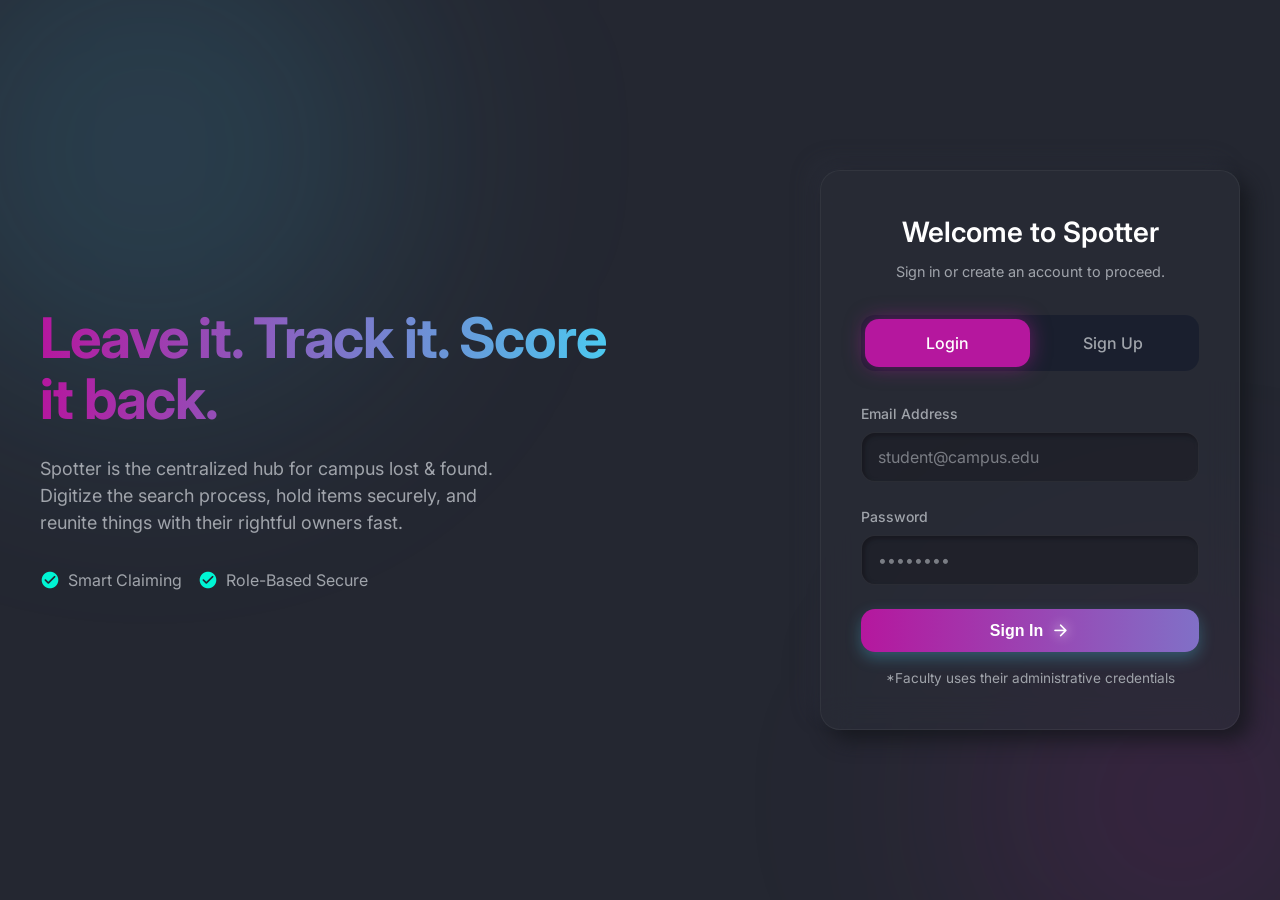
<file: client/index.html>
<!DOCTYPE html>
<html lang="en">
<head>
    <meta charset="UTF-8">
    <meta name="viewport" content="width=device-width, initial-scale=1.0">
    <title>Spotter | Centralized Campus Lost & Found</title>
    <meta name="description" content="Spotter is your campus lost-and-found catalog. Securely track and claim lost items.">
    <!-- Google Fonts for Micro-icons -->
    <link href="https://fonts.googleapis.com/icon?family=Material+Icons+Round" rel="stylesheet">
    <link rel="stylesheet" href="./css/main.css">
    <style>
        .landing-wrapper {
            display: flex;
            min-height: 100vh;
            align-items: center;
            justify-content: center;
            padding: 2rem;
        }

        .hero-section {
            display: grid;
            grid-template-columns: 1fr 1fr;
            gap: 4rem;
            max-width: 1200px;
            width: 100%;
            align-items: center;
        }

        .hero-content h1 {
            font-size: 3.5rem;
            font-weight: 700;
            line-height: 1.1;
            margin-bottom: 1.5rem;
            letter-spacing: -0.02em;
        }

        .hero-content p {
            font-size: 1.125rem;
            color: var(--text-secondary);
            margin-bottom: 2rem;
            max-width: 480px;
        }

        .auth-card {
            max-width: 420px;
            width: 100%;
            margin-left: auto;
        }

        .auth-header {
            text-align: center;
            margin-bottom: 2rem;
        }

        .auth-header h2 {
            font-size: 1.75rem;
            font-weight: 600;
            margin-bottom: 0.5rem;
        }

        .auth-tabs {
            display: flex;
            background: rgba(15, 23, 42, 0.5);
            padding: 0.25rem;
            border-radius: var(--radius-md);
            margin-bottom: 2rem;
        }

        .auth-tab {
            flex: 1;
            text-align: center;
            padding: 0.75rem;
            border-radius: var(--radius-md);
            cursor: pointer;
            font-weight: 500;
            color: var(--text-secondary);
            transition: all var(--transition-fast);
        }

        .auth-tab.active {
            background: var(--primary-color);
            color: white;
            box-shadow: var(--shadow-glow);
        }

        .role-selector {
            display: flex;
            gap: 1rem;
            margin-bottom: 1.5rem;
        }

        .role-option {
            flex: 1;
            display: flex;
            flex-direction: column;
            align-items: center;
            gap: 0.5rem;
            padding: 1rem;
            background: rgba(15, 23, 42, 0.4);
            border: 1px solid var(--surface-border);
            border-radius: var(--radius-md);
            cursor: pointer;
            transition: all var(--transition-fast);
        }

        .role-option.active {
            border-color: var(--primary-color);
            background: rgba(99, 102, 241, 0.1);
        }

        .role-option i {
            font-size: 1.5rem;
            color: var(--primary-color);
        }

        #signup-form { display: none; }
        #signup-form.active { display: block; }

        @media (max-width: 900px) {
            .hero-section {
                grid-template-columns: 1fr;
                gap: 3rem;
                text-align: center;
            }
            .hero-content p, .auth-card {
                margin-left: auto;
                margin-right: auto;
            }
            .hero-content h1 { font-size: 2.5rem; }
        }
    </style>
</head>
<body>

    <div class="landing-wrapper">
        <div class="hero-section">
            <div class="hero-content">
                <h1 class="text-gradient">Leave it. Track it. Score it back.</h1>
                <p>Spotter is the centralized hub for campus lost & found. Digitize the search process, hold items securely, and reunite things with their rightful owners fast.</p>
                <div style="display: flex; gap: 1rem; align-items: center;">
                    <div style="display: flex; align-items: center; gap: 0.5rem; color: var(--text-secondary);">
                        <i class="material-icons-round" style="color: var(--success); font-size: 1.25rem;">check_circle</i>
                        <span>Smart Claiming</span>
                    </div>
                    <div style="display: flex; align-items: center; gap: 0.5rem; color: var(--text-secondary);">
                        <i class="material-icons-round" style="color: var(--success); font-size: 1.25rem;">check_circle</i>
                        <span>Role-Based Secure</span>
                    </div>
                </div>
            </div>

            <div class="auth-card glass-card">
                <div class="auth-header">
                    <h2>Welcome to Spotter</h2>
                    <p style="color: var(--text-secondary); font-size: 0.9rem;">Sign in or create an account to proceed.</p>
                </div>

                <div class="auth-tabs">
                    <div class="auth-tab active" data-tab="login">Login</div>
                    <div class="auth-tab" data-tab="signup">Sign Up</div>
                </div>

                <!-- Login Form -->
                <form id="login-form">
                    <div class="form-group">
                        <label class="form-label" for="login-email">Email Address</label>
                        <input type="email" id="login-email" class="form-control" placeholder="student@campus.edu" required>
                    </div>
                    <div class="form-group">
                        <label class="form-label" for="login-password">Password</label>
                        <input type="password" id="login-password" class="form-control" placeholder="••••••••" required>
                    </div>
                    <button type="submit" class="btn btn-primary btn-block" id="login-btn">
                        <span>Sign In</span>
                        <i class="material-icons-round" style="font-size: 1.2rem;">arrow_forward</i>
                    </button>
                    <p class="text-center" style="margin-top: 1rem; font-size: 0.85rem; color: var(--text-secondary);">
                        *Faculty uses their administrative credentials
                    </p>
                </form>

                <!-- Signup Form -->
                <form id="signup-form">
                     <div class="form-group">
                        <label class="form-label">I am registering as a...</label>
                        <div class="role-selector">
                            <div class="role-option active" data-role="student">
                                <i class="material-icons-round">school</i>
                                <span>Student</span>
                            </div>
                            <div class="role-option" data-role="faculty" style="position: relative;">
                                <i class="material-icons-round">admin_panel_settings</i>
                                <span>Faculty</span>
                            </div>
                        </div>
                        <p id="faculty-note" style="display:none; text-align:center; font-size:0.75rem; color:var(--warning); margin-top:-0.5rem; margin-bottom:1rem;">
                            <i class="material-icons-round" style="font-size:0.85rem; vertical-align:middle;">info</i> 
                            Requires Admin Approval (Bypassed for Demo)
                        </p>
                        <input type="hidden" id="signup-role" value="student">
                    </div>

                    <div class="form-group">
                        <label class="form-label" for="signup-name">Full Name</label>
                        <input type="text" id="signup-name" class="form-control" placeholder="John Doe" required>
                    </div>
                    <div class="form-group">
                        <label class="form-label" for="signup-email">Email Address</label>
                        <input type="email" id="signup-email" class="form-control" placeholder="student@campus.edu" required>
                    </div>
                    <div class="form-group">
                        <label class="form-label" for="signup-password">Create Password</label>
                        <input type="password" id="signup-password" class="form-control" placeholder="Min 8 characters" required minlength="8">
                    </div>
                    <button type="submit" class="btn btn-primary btn-block" id="signup-btn">
                        <span>Create Account</span>
                    </button>
                </form>

            </div>
        </div>
    </div>

    <!-- UI Scripts -->
    <script>
        // Tab Switching Logic
        const tabs = document.querySelectorAll('.auth-tab');
        const loginForm = document.getElementById('login-form');
        const signupForm = document.getElementById('signup-form');

        tabs.forEach(tab => {
            tab.addEventListener('click', () => {
                tabs.forEach(t => t.classList.remove('active'));
                tab.classList.add('active');

                if (tab.dataset.tab === 'login') {
                    loginForm.style.display = 'block';
                    signupForm.style.display = 'none';
                    signupForm.classList.remove('active');
                } else {
                    loginForm.style.display = 'none';
                    signupForm.style.display = 'block';
                    signupForm.classList.add('active');
                }
            });
        });

        // Role Selection Logic for Signup
        const roleOptions = document.querySelectorAll('.role-option');
        const roleInput = document.getElementById('signup-role');

        roleOptions.forEach(option => {
            option.addEventListener('click', () => {
                roleOptions.forEach(opt => opt.classList.remove('active'));
                option.classList.add('active');
                roleInput.value = option.dataset.role;
                
                if (option.dataset.role === 'faculty') {
                    document.getElementById('faculty-note').style.display = 'block';
                } else {
                    document.getElementById('faculty-note').style.display = 'none';
                }
            });
        });
    </script>
    <!-- API Integration Logic -->
    <script src="./js/auth.js"></script>
</body>
</html>
</file>
<file: client/css/main.css>
@import url('https://fonts.googleapis.com/css2?family=Inter:wght@300;400;500;600;700&display=swap');

:root {
  /* Core Colors */
  --bg-color: #242731; /* Deep Slate/Neumorphic Gray */
  --bg-gradient: #242731; /* Solid dark background for neon contrast */
  --surface-color: rgba(43, 46, 56, 0.6); /* Glassmorphism Base */
  --surface-border: rgba(255, 255, 255, 0.05);
  
  /* Accents - Neon Purple to Cyan */
  --primary-color: #b5179e; /* Hot Purple */
  --primary-hover: #f72585; /* Neon Pink */
  --secondary-color: #4cc9f0; /* Neon Cyan */
  
  /* Text */
  --text-primary: #ffffff;
  --text-secondary: #a0a4ab;
  
  /* Status Colors */
  --success: #00f5d4;
  --error: #ef4444;
  --warning: #f1c40f;

  /* Shadows & Radius */
  --shadow-lg: 10px 10px 20px rgba(20, 22, 28, 0.8), -10px -10px 20px rgba(50, 54, 66, 0.3);
  --shadow-glow: 0 0 20px rgba(181, 23, 158, 0.5);
  --radius-md: 14px;
  --radius-lg: 20px;
  --radius-full: 9999px;
  
  /* Transitions */
  --transition-fast: 0.2s cubic-bezier(0.4, 0, 0.2, 1);
  --transition-normal: 0.3s cubic-bezier(0.4, 0, 0.2, 1);
}

* {
  margin: 0;
  padding: 0;
  box-sizing: border-box;
}

body {
  font-family: 'Inter', sans-serif;
  background: var(--bg-gradient);
  background-attachment: fixed;
  color: var(--text-primary);
  min-height: 100vh;
  line-height: 1.5;
  -webkit-font-smoothing: antialiased;
  position: relative;
  overflow-x: hidden;
}

/* Background Animated Blobs for Dynamic Feel */
body::before, body::after {
  content: '';
  position: fixed;
  border-radius: 50%;
  filter: blur(120px);
  z-index: -1;
  animation: float 20s infinite alternate cubic-bezier(0.4, 0, 0.2, 1);
  pointer-events: none;
}

body::before {
  width: 500px;
  height: 500px;
  background: rgba(76, 201, 240, 0.15); /* Cyan glow */
  top: -100px;
  left: -100px;
}

body::after {
  width: 400px;
  height: 400px;
  background: rgba(181, 23, 158, 0.15); /* Purple glow */
  bottom: -100px;
  right: -100px;
  animation-delay: -5s;
}

@keyframes float {
  0% { transform: translate(0, 0) scale(1); }
  50% { transform: translate(50px, 30px) scale(1.05); }
  100% { transform: translate(-30px, 50px) scale(0.95); }
}

/* Utilities */
.container {
  max-width: 1200px;
  margin: 0 auto;
  padding: 0 2rem;
}

.text-center { text-align: center; }
.text-gradient {
  background: linear-gradient(to right, var(--primary-color), var(--secondary-color));
  -webkit-background-clip: text;
  -webkit-text-fill-color: transparent;
  background-clip: text;
}

/* Glassmorphism Cards */
.glass-card {
  background: var(--surface-color);
  backdrop-filter: blur(16px);
  -webkit-backdrop-filter: blur(16px);
  border: 1px solid var(--surface-border);
  border-radius: var(--radius-lg);
  box-shadow: var(--shadow-lg);
  padding: 2.5rem;
  animation: slideUpFade 0.6s ease-out forwards;
}

/* Buttons */
.btn {
  display: inline-flex;
  align-items: center;
  justify-content: center;
  padding: 0.75rem 1.5rem;
  border-radius: var(--radius-md);
  font-weight: 600;
  font-size: 1rem;
  cursor: pointer;
  transition: all var(--transition-normal);
  border: none;
  outline: none;
  gap: 0.5rem;
}

.btn-primary {
  background: linear-gradient(90deg, var(--primary-color) 0%, var(--secondary-color) 100%);
  color: white;
  box-shadow: 0 6px 15px 0 rgba(76, 201, 240, 0.3);
  background-size: 200% auto;
}

.btn-primary i {
  color: #ffffff;
  text-shadow: 0 0 12px rgba(255, 255, 255, 0.9);
  transition: transform var(--transition-fast);
}

.btn-primary:hover {
  background-position: right center; /* Gradients shift on hover */
  transform: translateY(-2px);
  box-shadow: 0 10px 20px 0 rgba(181, 23, 158, 0.5), 0 0 20px rgba(76, 201, 240, 0.4);
}

.btn-primary:hover i {
  transform: translateX(3px); /* Move arrows outward slightly on hover */
}

.btn-primary:active {
  transform: translateY(0);
}

.btn-outline {
  background: transparent;
  border: 1px solid var(--surface-border);
  color: var(--text-primary);
}

.btn-outline:hover {
  background: rgba(255, 255, 255, 0.05);
  border-color: rgba(255, 255, 255, 0.2);
}

.btn-block {
  width: 100%;
}

/* Form Inputs */
.form-group {
  margin-bottom: 1.5rem;
  text-align: left;
}

.form-label {
  display: block;
  margin-bottom: 0.5rem;
  font-size: 0.875rem;
  font-weight: 500;
  color: var(--text-secondary);
}

.form-control {
  width: 100%;
  padding: 0.875rem 1rem;
  background: rgba(30, 32, 40, 0.8); /* Dark Neumorphic Inset Feel */
  border: 1px solid rgba(255, 255, 255, 0.05);
  border-radius: var(--radius-md);
  color: var(--text-primary);
  font-size: 1rem;
  transition: all var(--transition-fast);
  font-family: inherit;
  box-shadow: inset 2px 2px 5px rgba(0,0,0,0.3), inset -2px -2px 5px rgba(255,255,255,0.02);
}

.form-control:focus {
  outline: none;
  border-color: rgba(181, 23, 158, 0.5); /* Glow matches gradient */
  box-shadow: inset 2px 2px 5px rgba(0,0,0,0.4), 0 0 10px rgba(76, 201, 240, 0.2);
  background: rgba(30, 32, 40, 1);
}

.form-control::placeholder {
  color: var(--text-secondary);
  opacity: 0.7;
}

/* Animations */
@keyframes slideUpFade {
  from {
    opacity: 0;
    transform: translateY(30px);
  }
  to {
    opacity: 1;
    transform: translateY(0);
  }
}

.toast {
  position: fixed;
  bottom: 2rem;
  right: 2rem;
  padding: 1rem 1.75rem;
  border-radius: var(--radius-md);
  background: rgba(30, 32, 40, 0.95);
  backdrop-filter: blur(12px);
  border: 1px solid var(--surface-border);
  color: white;
  font-weight: 500;
  box-shadow: var(--shadow-lg);
  transform: translateY(100px);
  opacity: 0;
  transition: all 0.4s cubic-bezier(0.68, -0.55, 0.265, 1.55);
  z-index: 1000;
  display: flex;
  align-items: center;
  gap: 0.75rem;
}

.toast.show {
  transform: translateY(0);
  opacity: 1;
}

.toast.success { 
  border: 1px solid var(--secondary-color);
  box-shadow: 0 0 20px rgba(76, 201, 240, 0.4), inset 0 0 10px rgba(76, 201, 240, 0.1);
}
.toast.success i {
  color: var(--secondary-color);
  text-shadow: 0 0 12px var(--secondary-color);
}
.toast.success span {
  text-shadow: 0 0 2px rgba(255,255,255,0.3);
}

.toast.error { 
  border: 1px solid var(--primary-hover);
  box-shadow: 0 0 20px rgba(247, 37, 133, 0.4), inset 0 0 10px rgba(247, 37, 133, 0.1);
}
.toast.error i {
  color: var(--primary-hover);
  text-shadow: 0 0 12px var(--primary-hover);
}
</file>
<file: client/css/dashboard.css>
/* ── Dashboard Layout ── */
.dashboard-layout {
    display: grid;
    grid-template-columns: 260px 1fr;
    position: fixed;
    inset: 0;
}

/* ── Sidebar ── */
.sidebar {
    background: rgba(30, 32, 40, 0.6); /* Updated to match new dark slate theme */
    backdrop-filter: blur(20px);
    border-right: 1px solid var(--surface-border);
    padding: 2rem 1.25rem;
    display: flex;
    flex-direction: column;
}

.sidebar-brand {
    font-size: 1.5rem;
    font-weight: 700;
    margin-bottom: 0.5rem;
}

.sidebar-role {
    font-size: 0.8rem;
    color: var(--text-secondary);
    text-transform: uppercase;
    letter-spacing: 0.08em;
    margin-bottom: 2rem;
    padding-bottom: 1rem;
    border-bottom: 1px solid var(--surface-border);
}

.sidebar-nav {
    list-style: none;
    display: flex;
    flex-direction: column;
    gap: 0.25rem;
    flex: 1;
}

.sidebar-nav a {
    display: flex;
    align-items: center;
    gap: 0.75rem;
    padding: 0.75rem 1rem;
    border-radius: var(--radius-md);
    color: var(--text-secondary);
    text-decoration: none;
    font-weight: 500;
    transition: all var(--transition-fast);
}

.sidebar-nav a:hover,
.sidebar-nav a.active {
    color: var(--text-primary);
    background: rgba(99, 102, 241, 0.1);
}

.sidebar-nav a.active {
    background: rgba(99, 102, 241, 0.15);
    color: var(--primary-color);
}

.sidebar-overlay {
    display: none;
    position: fixed;
    inset: 0;
    background: rgba(0,0,0,0.6);
    z-index: 95;
    opacity: 0;
    transition: opacity 0.3s ease;
}
.sidebar-overlay.active {
    display: block;
    opacity: 1;
}

/* ── Mobile Header ── */
.mobile-header {
    display: none;
    padding: 1rem 1.5rem;
    background: rgba(30, 32, 40, 0.8);
    backdrop-filter: blur(10px);
    border-bottom: 1px solid var(--surface-border);
    justify-content: space-between;
    align-items: center;
    position: sticky;
    top: 0;
    z-index: 90;
}
.mobile-menu-btn {
    background: transparent;
    border: none;
    color: var(--text-primary);
    font-size: 1.8rem;
    cursor: pointer;
    display: flex;
    align-items: center;
}

.sidebar-nav a i {
    font-size: 1.25rem;
}

.sidebar-footer {
    border-top: 1px solid var(--surface-border);
    padding-top: 1rem;
}

.sidebar-footer .user-info {
    display: flex;
    align-items: center;
    gap: 0.75rem;
    margin-bottom: 0.75rem;
}

.user-avatar {
    width: 36px;
    height: 36px;
    border-radius: 50%;
    background: var(--primary-color);
    display: flex;
    align-items: center;
    justify-content: center;
    font-weight: 700;
    font-size: 0.875rem;
}

.user-name {
    font-weight: 600;
    font-size: 0.9rem;
}

.logout-btn {
    display: flex;
    align-items: center;
    gap: 0.5rem;
    width: 100%;
    padding: 0.6rem 1rem;
    border-radius: var(--radius-md);
    border: 1px solid rgba(239, 68, 68, 0.3);
    background: transparent;
    color: #ef4444;
    cursor: pointer;
    font-size: 0.85rem;
    font-family: inherit;
    transition: all var(--transition-fast);
}

.logout-btn:hover {
    background: rgba(239, 68, 68, 0.1);
}

/* ── Main Content ── */
.main-content {
    padding: 2rem 2.5rem;
    overflow-y: auto;
}

.page-header {
    margin-bottom: 2rem;
}

.page-header h1 {
    font-size: 2rem;
    font-weight: 700;
    margin-bottom: 0.25rem;
}

.page-header p {
    color: var(--text-secondary);
}

/* ── Stats Grid ── */
.stats-grid {
    display: grid;
    grid-template-columns: repeat(auto-fit, minmax(200px, 1fr));
    gap: 1.25rem;
    margin-bottom: 2rem;
}

.stat-card {
    background: var(--surface-color);
    backdrop-filter: blur(10px);
    border: 1px solid var(--surface-border);
    border-radius: var(--radius-lg);
    padding: 1.5rem;
    display: flex;
    align-items: flex-start;
    gap: 1rem;
    transition: all var(--transition-normal);
}

.stat-card:hover {
    transform: translateY(-2px);
    border-color: rgba(99, 102, 241, 0.3);
}

.stat-icon {
    width: 48px;
    height: 48px;
    border-radius: var(--radius-md);
    display: flex;
    align-items: center;
    justify-content: center;
    flex-shrink: 0;
}

.stat-icon i { font-size: 1.4rem; color: white; }
.stat-icon.indigo { background: rgba(99, 102, 241, 0.2); }
.stat-icon.indigo i { color: #6366f1; }
.stat-icon.green { background: rgba(16, 185, 129, 0.2); }
.stat-icon.green i { color: #10b981; }
.stat-icon.pink { background: rgba(236, 72, 153, 0.2); }
.stat-icon.pink i { color: #ec4899; }
.stat-icon.amber { background: rgba(245, 158, 11, 0.2); }
.stat-icon.amber i { color: #f59e0b; }

.stat-info h3 {
    font-size: 1.75rem;
    font-weight: 700;
    line-height: 1;
    margin-bottom: 0.25rem;
}

.stat-info p {
    font-size: 0.8rem;
    color: var(--text-secondary);
    text-transform: uppercase;
    letter-spacing: 0.05em;
}

/* ── Item Cards Grid ── */
.items-grid {
    display: grid;
    grid-template-columns: repeat(auto-fill, minmax(300px, 1fr));
    gap: 1.25rem;
}

.item-card {
    background: var(--surface-color);
    backdrop-filter: blur(10px);
    border: 1px solid var(--surface-border);
    border-radius: var(--radius-lg);
    padding: 1.5rem;
    transition: all var(--transition-normal);
    animation: slideUpFade 0.4s ease-out forwards;
    display: flex;
    flex-direction: column;
}

.item-card:hover {
    border-color: rgba(99, 102, 241, 0.3);
    transform: translateY(-3px);
    box-shadow: var(--shadow-lg);
}

.item-card-header {
    display: flex;
    justify-content: space-between;
    align-items: flex-start;
    margin-bottom: 0.75rem;
}

.item-card-header h3 {
    font-size: 1.1rem;
    font-weight: 600;
}

.item-card-meta {
    display: flex;
    flex-wrap: wrap;
    gap: 0.5rem;
    margin-bottom: 1rem;
}

.meta-tag {
    display: inline-flex;
    align-items: center;
    gap: 0.3rem;
    font-size: 0.75rem;
    color: var(--text-secondary);
    background: rgba(15, 23, 42, 0.5);
    padding: 0.3rem 0.6rem;
    border-radius: var(--radius-full);
}

.meta-tag i { font-size: 0.85rem; }

.item-card p.description {
    font-size: 0.875rem;
    color: var(--text-secondary);
    margin-bottom: 1rem;
    line-height: 1.4;
    display: -webkit-box;
    -webkit-line-clamp: 2;
    -webkit-box-orient: vertical;
    overflow: hidden;
}

.item-card-actions {
    display: flex;
    gap: 0.5rem;
    margin-top: auto;
}

.item-card-image {
    width: 100%;
    height: 160px;
    object-fit: cover;
    border-radius: var(--radius-md);
    margin-bottom: 1rem;
    background: rgba(0,0,0,0.2);
}

.proof-image {
    max-width: 100%;
    border-radius: var(--radius-md);
    margin-top: 10px;
    max-height: 200px;
    object-fit: contain;
}

/* ── Status Badges ── */
.status-badge {
    display: inline-block;
    padding: 0.25rem 0.75rem;
    border-radius: var(--radius-full);
    font-size: 0.75rem;
    font-weight: 600;
    text-transform: capitalize;
    background: color-mix(in srgb, var(--badge-color) 20%, transparent);
    color: var(--badge-color);
    border: 1px solid color-mix(in srgb, var(--badge-color) 30%, transparent);
}

/* ── Table Styles ── */
.data-table {
    width: 100%;
    border-collapse: separate;
    border-spacing: 0;
    margin-top: 1rem;
}

.data-table thead th {
    background: rgba(15, 23, 42, 0.6);
    padding: 0.75rem 1rem;
    text-align: left;
    font-size: 0.75rem;
    font-weight: 600;
    text-transform: uppercase;
    letter-spacing: 0.06em;
    color: var(--text-secondary);
    border-bottom: 1px solid var(--surface-border);
}

.data-table thead th:first-child { border-radius: var(--radius-md) 0 0 0; }
.data-table thead th:last-child { border-radius: 0 var(--radius-md) 0 0; }

.data-table tbody td {
    padding: 0.875rem 1rem;
    font-size: 0.875rem;
    border-bottom: 1px solid var(--surface-border);
    vertical-align: middle;
}

.data-table tbody tr {
    transition: background var(--transition-fast);
}

.data-table tbody tr:hover {
    background: rgba(99, 102, 241, 0.05);
}

/* ── Filters ── */
.filters-bar {
    display: flex;
    gap: 0.75rem;
    margin-bottom: 1.5rem;
    flex-wrap: wrap;
    align-items: center;
}

.filters-bar .form-control {
    max-width: 220px;
}

.search-input-wrapper {
    position: relative;
    flex: 1;
    min-width: 200px;
    max-width: 350px;
}

.search-input-wrapper i {
    position: absolute;
    left: 1rem;
    top: 50%;
    transform: translateY(-50%);
    color: var(--text-secondary);
    font-size: 1.1rem;
}

.search-input-wrapper input {
    padding-left: 2.75rem;
}

/* Report Form */
.report-form {
    max-width: 600px;
}

.report-form .form-group {
    margin-bottom: 1.25rem;
}

.report-form .form-row {
    display: grid;
    grid-template-columns: 1fr 1fr;
    gap: 1rem;
}

.report-form textarea.form-control {
    min-height: 100px;
    resize: vertical;
}

/* Modal */
.modal-overlay {
    position: fixed;
    inset: 0;
    background: rgba(0, 0, 0, 0.6);
    backdrop-filter: blur(4px);
    display: flex;
    align-items: center;
    justify-content: center;
    z-index: 500;
    opacity: 0;
    pointer-events: none;
    transition: opacity 0.3s ease;
}

.modal-overlay.active {
    opacity: 1;
    pointer-events: all;
}

.modal-content {
    background: var(--bg-color);
    border: 1px solid var(--surface-border);
    border-radius: var(--radius-lg);
    padding: 2rem;
    width: 90%;
    max-width: 500px;
    box-shadow: var(--shadow-lg);
    transform: scale(0.95);
    transition: transform 0.3s ease;
}

.modal-overlay.active .modal-content {
    transform: scale(1);
}

.modal-header {
    display: flex;
    justify-content: space-between;
    align-items: center;
    margin-bottom: 1.5rem;
}

.modal-header h2 { font-size: 1.25rem; }

.modal-close {
    background: none;
    border: none;
    color: var(--text-secondary);
    cursor: pointer;
    font-size: 1.5rem;
    line-height: 1;
}

/* Empty State */
.empty-state {
    text-align: center;
    padding: 4rem 2rem;
    color: var(--text-secondary);
}

.empty-state i {
    font-size: 4rem;
    opacity: 0.3;
    margin-bottom: 1rem;
}

.empty-state h3 {
    font-size: 1.2rem;
    color: var(--text-primary);
    margin-bottom: 0.5rem;
}

/* ── Responsive ── */
@media (max-width: 768px) {
    .dashboard-layout {
        display: flex;
        flex-direction: column;
    }
    .mobile-header {
        display: flex;
    }
    .sidebar {
        position: fixed;
        z-index: 100;
        width: 260px;
        height: 100vh;
        transform: translateX(-100%);
        transition: transform 0.3s ease;
    }
    .sidebar.open { transform: translateX(0); }
    .main-content { 
        padding: 1.5rem; 
        flex: 1;
    }
    .items-grid { grid-template-columns: 1fr; }
    .report-form .form-row { grid-template-columns: 1fr; }
}
</file>
